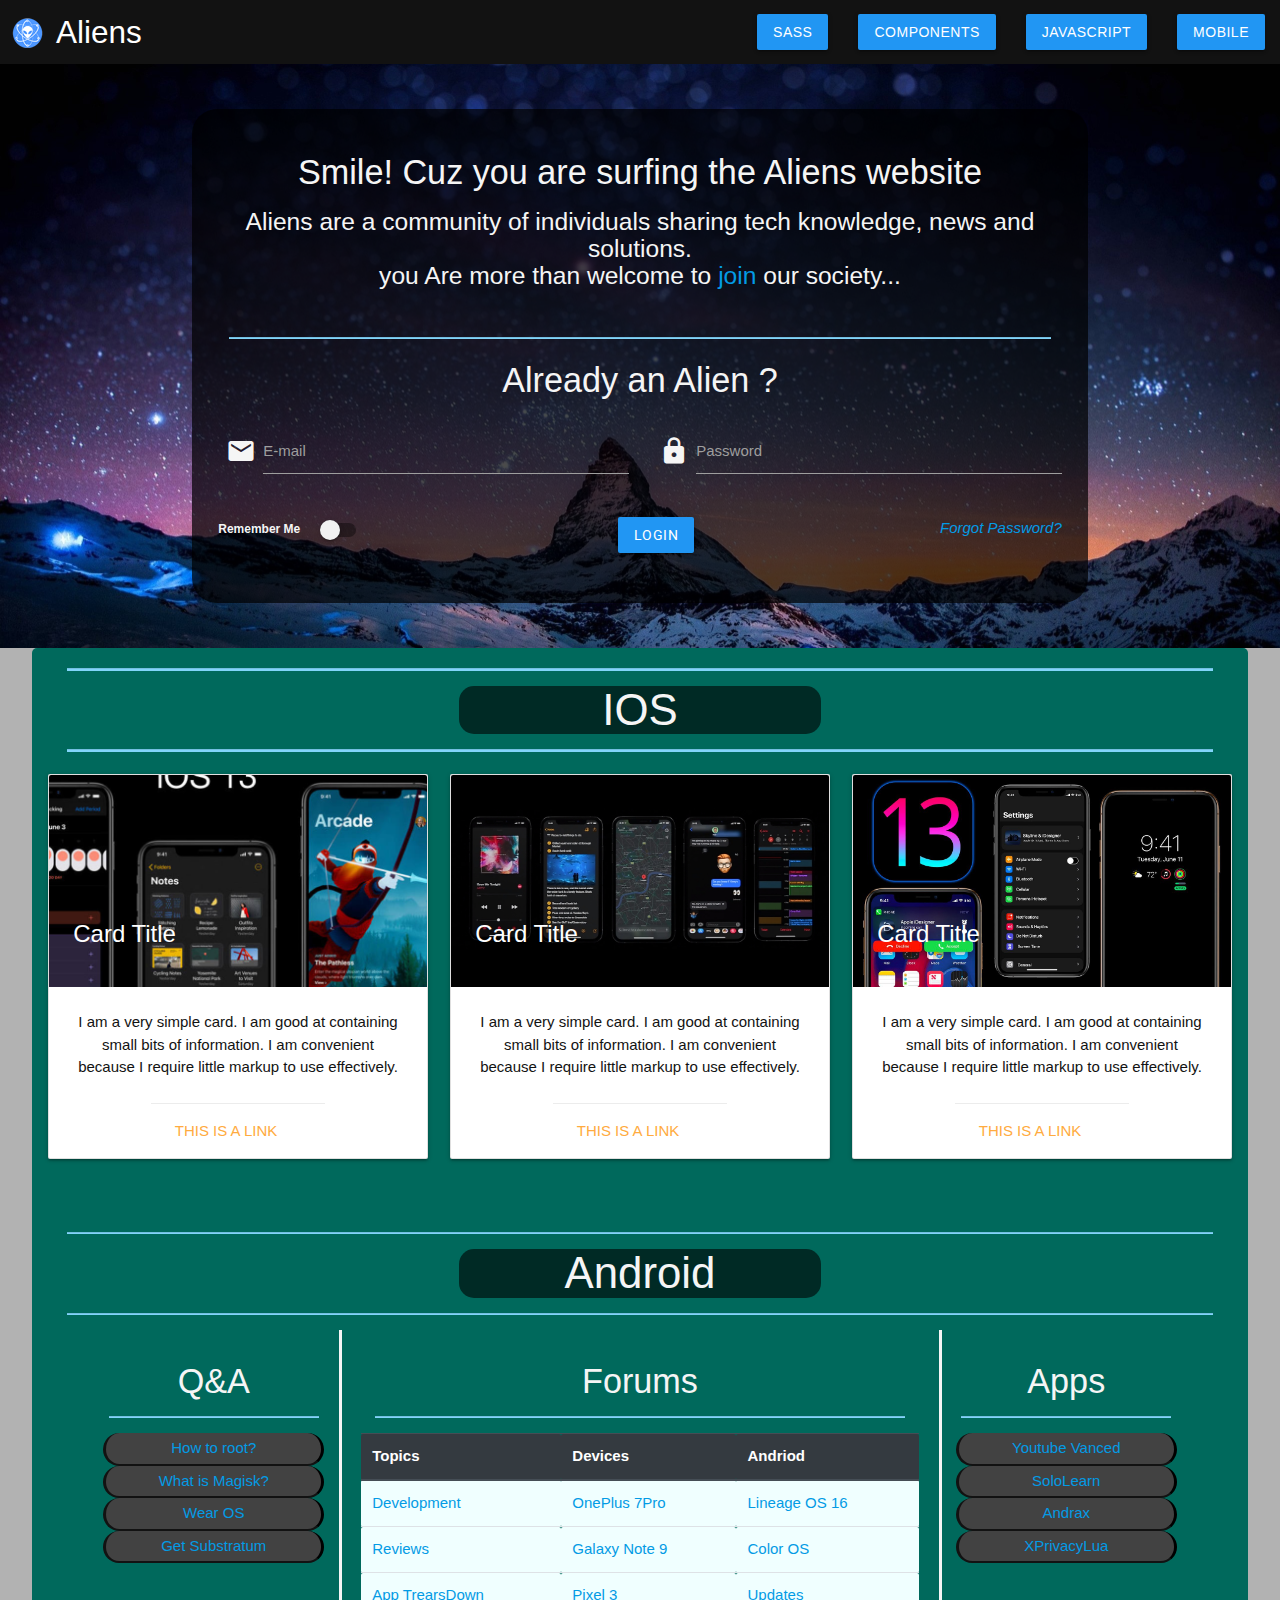
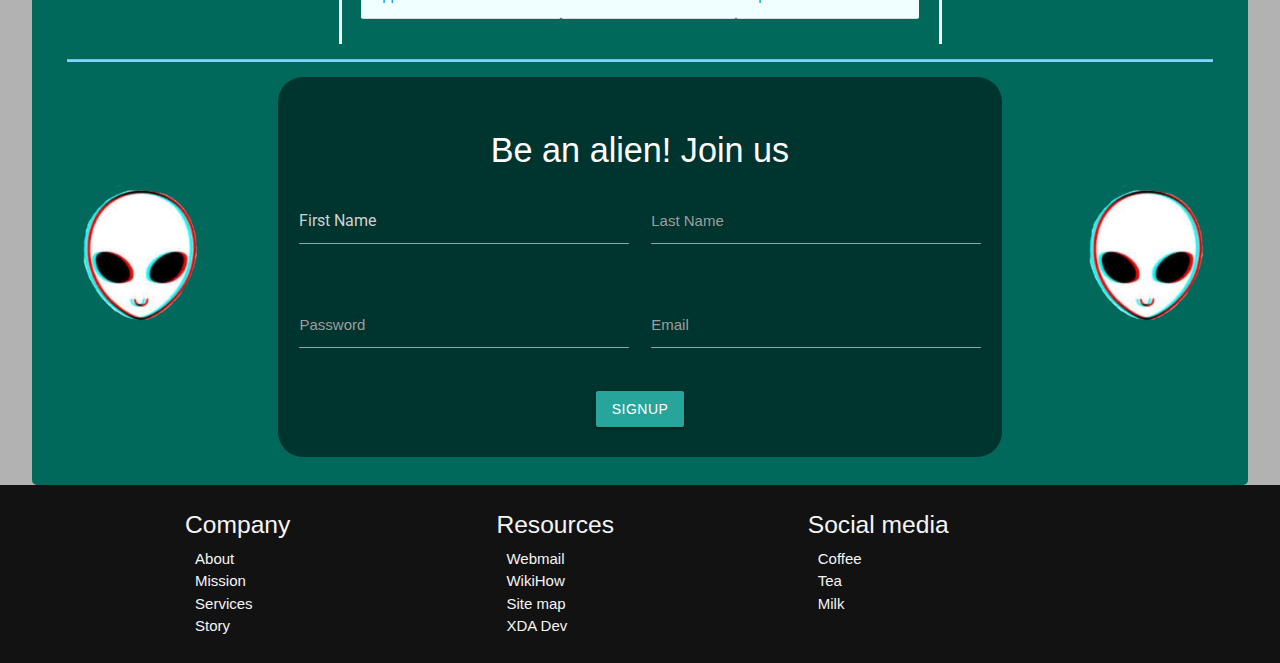
<file: index.html>
<!DOCTYPE html>
<html lang="en">
<head>
    <meta charset="UTF-8">
    <meta name="viewport" content="width=device-width, initial-scale=1.0">
    <meta http-equiv="X-UA-Compatible" content="ie=edge">
    <!-- Bootstrap CSS -->
    <link rel="stylesheet" href="https://stackpath.bootstrapcdn.com/bootstrap/4.3.1/css/bootstrap.min.css" integrity="sha384-ggOyR0iXCbMQv3Xipma34MD+dH/1fQ784/j6cY/iJTQUOhcWr7x9JvoRxT2MZw1T" crossorigin="anonymous">
        
    <!-- Compiled and minified CSS -->
    <link rel="stylesheet" href="https://cdnjs.cloudflare.com/ajax/libs/materialize/1.0.0/css/materialize.min.css">

    <!-- Compiled and minified JavaScript -->
    <script src="https://cdnjs.cloudflare.com/ajax/libs/materialize/1.0.0/js/materialize.min.js"></script>
    <!--Material Icons-->
    <link href="https://fonts.googleapis.com/icon?family=Material+Icons" rel="stylesheet">

    <link rel="stylesheet" type="text/css" href="style.css">

    <title>Aliens</title>
</head>
<body>

  <nav>
        <div class="nav-wrapper">
            
            <img src="logo.png" alt="Aliens logo" style="padding: 10px">
            <a href="#!" class="brand-logo">Aliens</a>
            <a href="#" data-target="mobile-demo" class="sidenav-trigger"><i class="material-icons">menu</i></a>
            <ul class="right hide-on-med-and-down">
            <li><a class="waves-effect waves-light btn blue" href="sass.html">Sass</a></li>
            <li><a class="waves-effect waves-light btn blue" href="badges.html">Components</a></li>
            <li><a class="waves-effect waves-light btn blue" href="collapsible.html">Javascript</a></li>
            <li><a class="waves-effect waves-light btn blue" href="mobile.html">Mobile</a></li>
          </ul>
        </div>
      </nav>
    
      <ul class="sidenav" id="mobile-demo">
        <li><a href="sass.html">Sass</a></li>
        <li><a href="badges.html">Components</a></li>
        <li><a href="collapsible.html">Javascript</a></li>
        <li><a href="mobile.html">Mobile</a></li>
      </ul>

      <div id="main"><br><br>
          <div class="container">
              <br>
                <div id="welcome">
                        <h4>Smile! Cuz you are surfing the Aliens website
                        </h4>
                        <h5>Aliens are a community of individuals sharing tech knowledge, news and solutions.
                            <br>
                            you Are more than welcome to <a href="join.html">join</a> our society...
                        </h5><br><hr>
                        <h4>Already an Alien ?</h4>
                        <div class="row">
                            <form class="col s12">
                                <div class="row">
                                <div class="input-field col s6">
                                    <i class="material-icons prefix">email</i>
                                    <input id="icon_prefix" type="email" class="validate">
                                    <label for="icon_prefix">E-mail</label>
                                </div>
                                <div class="input-field col s6">
                                    <i class="material-icons prefix">lock</i>
                                    <input id="pass" type="password" class="validate">
                                    <label for="pass">Password</label>
                                </div>
                                </div>
                                <!-- Switch -->
                                <div class="switch" style="float: left">
                                        <label>
                                          <b>Remember Me</b>
                                          <input type="checkbox">
                                          <span class="lever"></span>
                                        </label>
                                      </div>
                                
                                <input id="btn" class="btn btn-primary blue" type="submit" value="Login">
                                <span style="float: right"><i><a href="#">Forgot Password?</a></i></span>
                                
                                
                                    
                                
                            </form>
                        </div>
                    </div>
          </div>
          <br><br>
      </div>
        <div id="cont">
        <div id="content">
            <hr>
          <h3>IOS</h3>
          <hr>
          
          
  <div class="row">
                <div class="col s12 m7">
                  <div class="card">
                    <div class="card-image">
                      <img src="ios13.jpg">
                      <span class="card-title">Card Title</span>
                    </div>
                    <div class="card-content">
                      <p>I am a very simple card. I am good at containing small bits of information.
                      I am convenient because I require little markup to use effectively.</p>
                    </div>
                    <div class="card-action">
                      <a href="#">This is a link</a>
                    </div>
                  </div>
                </div>

                    <div class="col s12 m7">
                      <div class="card">
                        <div class="card-image">
                          <img src="ios14.jpg">
                          <span class="card-title">Card Title</span>
                        </div>
                        <div class="card-content">
                          <p>I am a very simple card. I am good at containing small bits of information.
                          I am convenient because I require little markup to use effectively.</p>
                        </div>
                        <div class="card-action">
                          <a href="#">This is a link</a>
                        </div>
                      </div>
                    </div>

                        <div class="col s12 m7">
                          <div class="card">
                            <div class="card-image">
                              <img src="ios12.jpg">
                              <span class="card-title">Card Title</span>
                            </div>
                            <div class="card-content">
                              <p>I am a very simple card. I am good at containing small bits of information.
                              I am convenient because I require little markup to use effectively.</p>
                            </div>
                            <div class="card-action">
                              <a href="#">This is a link</a>
                            </div>
                          </div>
                      </div>

      </div>
      <br>
      <hr>
      <div id="android">
          <h3>Android</h3><hr>
          <div id="posts" class="inline">
                <h4>Q&A</h4><hr>
                <ul>
                        <li><a href="#top-posts">How to root?</a></li>
                        <li><a href="#top-posts">What is Magisk?</a></li>
                        <li><a href="#top-posts">Wear OS</a></li>
                        <li><a href="#top-posts">Get Substratum</a></li>
                      </ul>
          </div>
          <div id="forums" class="inline">
              <h4>Forums</h4><hr>
            <table  class="table">
                    <thead class="thead-dark">
                      <tr>
                        <th scope="col">Topics</th>
                        <th scope="col">Devices</th>
                        <th scope="col">Andriod</th>
                      </tr>
                    </thead>
                    <tbody>
                      <tr>
                        <td><a href="#!">Development</a></td>
                        <td><a href="#!">OnePlus 7Pro</a></td>
                        <td><a href="#!">Lineage OS 16</a></td>
                      </tr>
                      <tr>
                        <td><a href="#!">Reviews</a></td>
                        <td><a href="#!">Galaxy Note 9</a></td>
                        <td><a href="#!">Color OS</a></td>
                      </tr>
                      <tr>
                        <td><a href="#!">App TrearsDown</a></td>
                        <td><a href="#!">Pixel 3</a></td>
                        <td><a href="#!">Updates</a></td>
                      </tr>
                    </tbody>
                  </table>
        </div>
          <div id="apps" class="inline">
                <h4>Apps</h4><hr>
                  <ul>
                    <li><a href="#">Youtube Vanced</a></li>
                    <li><a href="#">SoloLearn</a></li>
                    <li><a href="#">Andrax</a></li>
                    <li><a href="#">XPrivacyLua</a></li>
                  </ul>
          </div>
          <hr>

          

          
      </div>
      <div class="inline" id="signup">
                <br>
                <h4 style="color:white;">Be an alien! Join us</h4>
                          <img id="rightlogo" src="alien.png" alt="alien logo" width="120px;">
                          <img id="leftlogo" src="alien.png" alt="alien logo" width="120px;">

                <!--Used a Matirialize form just cuz i like the way it looks.. for sure i could do it myself but it woudn't look that nice :( -->
                <div class="row">
                  <form class="col s12">
                    <div class="row">
                      <div class="input-field col s6">
                        <input placeholder="First Name" id="first_name" type="text" class="validate">
                        
                      </div>
                      <div class="input-field col s6">
                        <input id="last_name" type="text" class="validate">
                        <label for="last_name">Last Name</label>
                      </div>
                    </div>
                    
                    <div class="row">
                      <div class="input-field col s6">
                        <input id="password" type="password" class="validate">
                        <label for="password">Password</label>
                      </div>
                      <div class="input-field col s6">
                        <input id="email" type="email" class="validate">
                        <label for="email">Email</label>
                      </div>
                    </div>
                    <!--Bootstrap Btn-->
                    <a class="waves-effect waves-light btn" href="#">Signup</a>
                  </form>
                </div>
      
              </div>
              <br><br>
              



              </div>
              
      <div id="footer">
          <div class="inline-footer">
                <h5>Company</h5>
                <ul>
                  <li>About</li>
                  <li>Mission</li>
                  <li>Services</li>
                  <li>Story</li>
                </ul>
          </div>
          <div class="inline-footer">
                <h5>Resources</h5>
    <ul>
      <li>Webmail</li>
      <li>WikiHow</li>
      <li>Site map</li>
      <li>XDA Dev</li>
    </ul>
            </div>
    <div class="inline-footer">
                        <h5>Social media</h5>
                        <ul id="io">
                                <li>Coffee</li>
                                <li>Tea</li>
                                <li>Milk</li>
                              </ul>
                    </div>
      </div>
            </div>
</body>
</html>
</file>
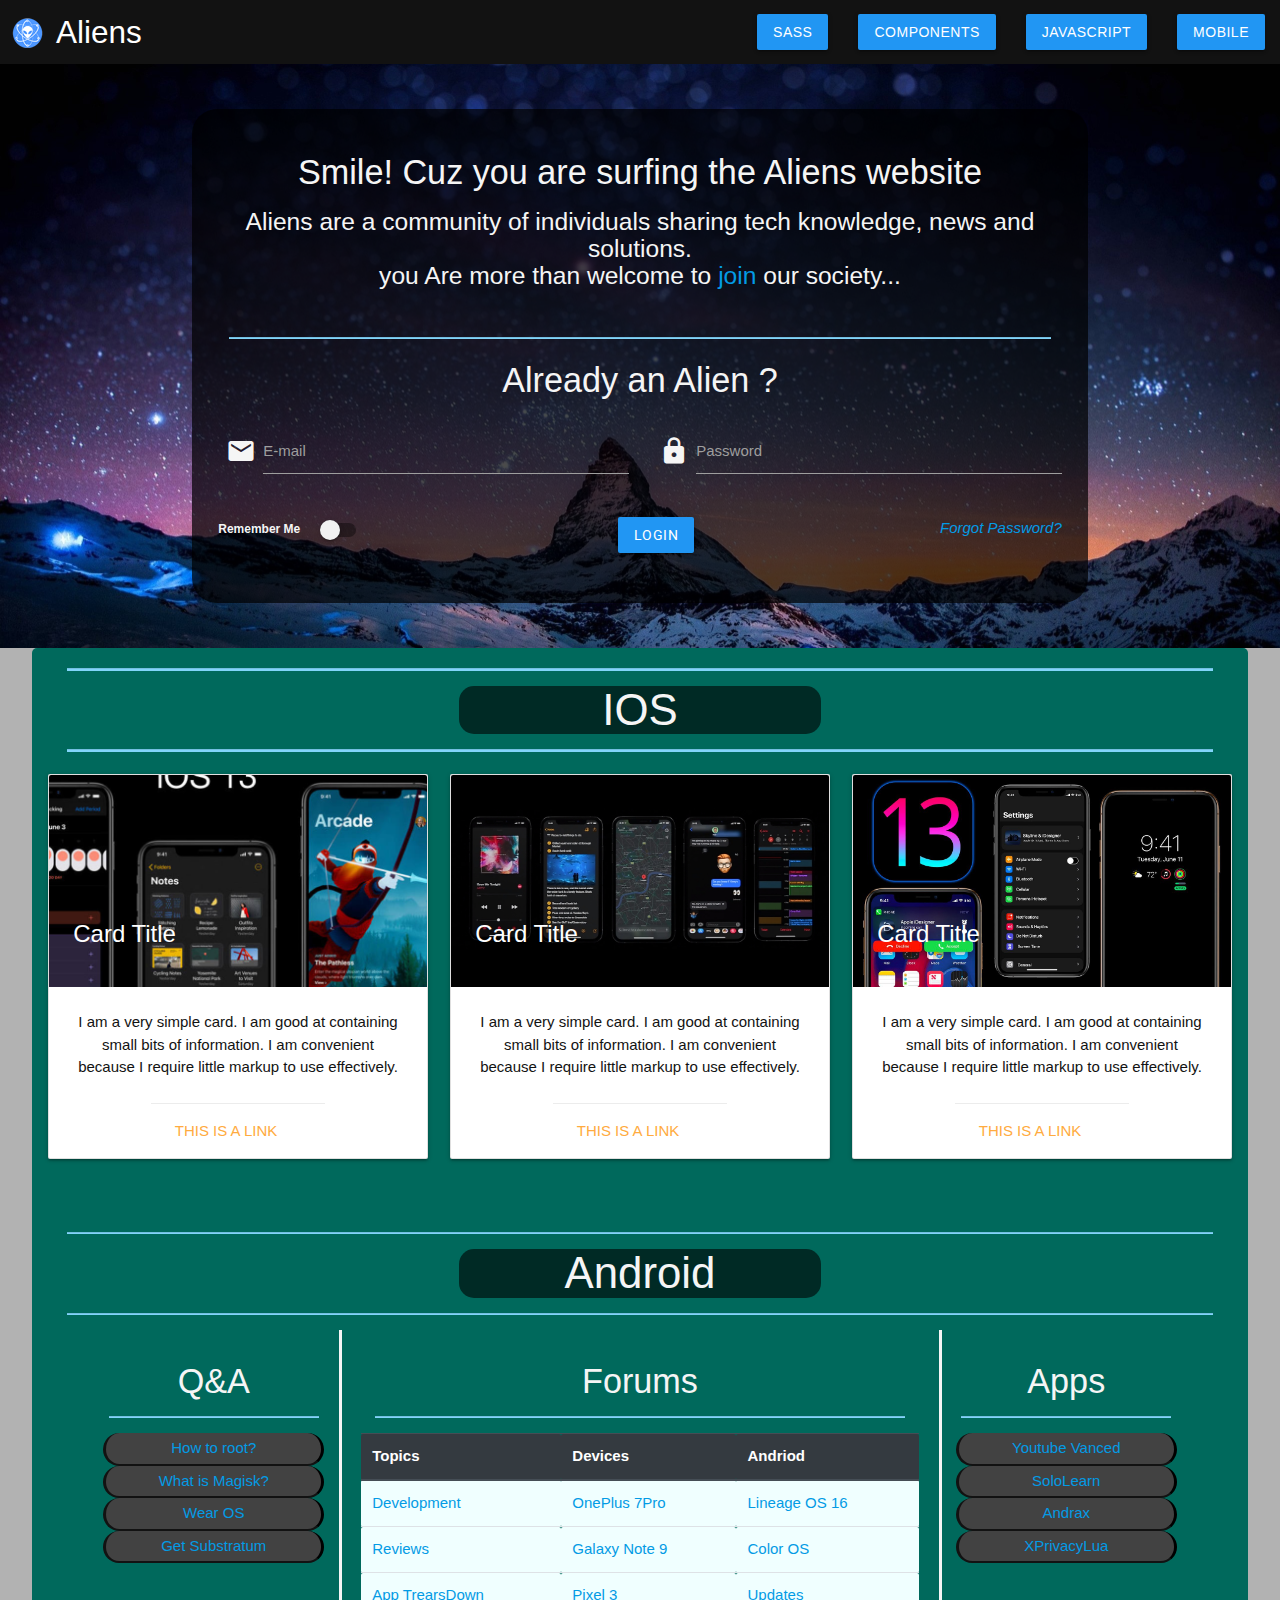
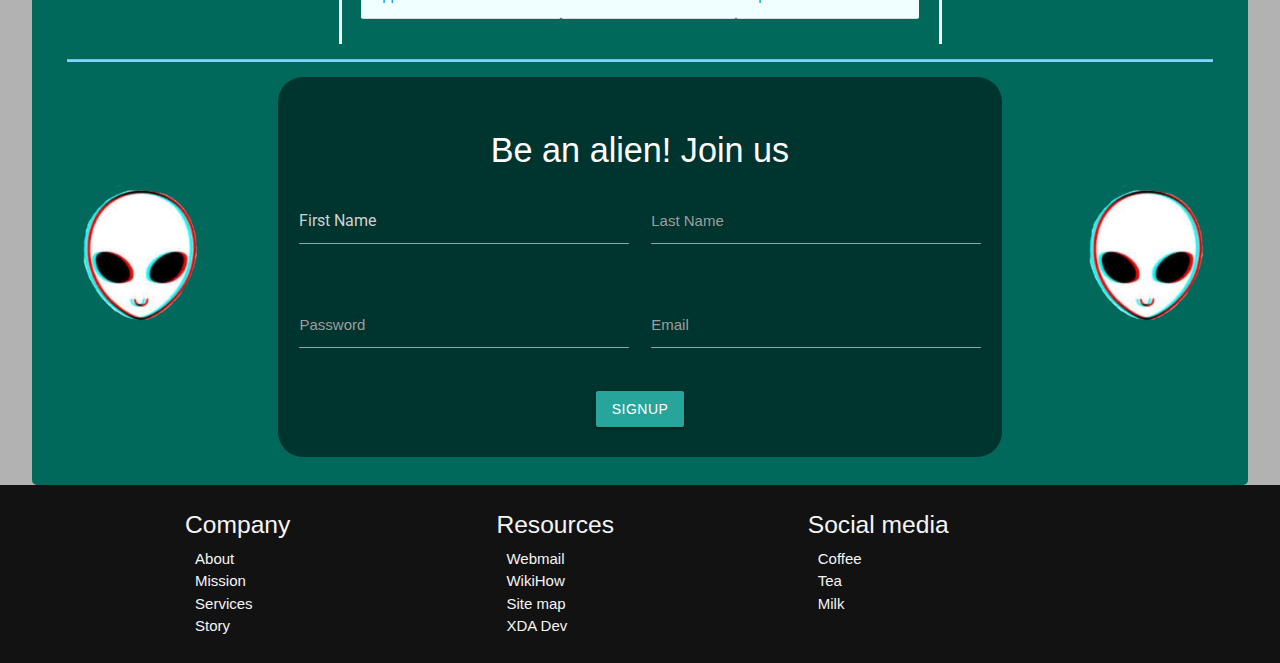
<file: test.html>
<!DOCTYPE html>
<html lang="en">
<head>
    <meta charset="UTF-8">
    <meta name="viewport" content="width=device-width, initial-scale=1.0">
    <meta http-equiv="X-UA-Compatible" content="ie=edge">
    <!-- Bootstrap CSS -->
    <link rel="stylesheet" href="https://stackpath.bootstrapcdn.com/bootstrap/4.3.1/css/bootstrap.min.css" integrity="sha384-ggOyR0iXCbMQv3Xipma34MD+dH/1fQ784/j6cY/iJTQUOhcWr7x9JvoRxT2MZw1T" crossorigin="anonymous">
        
    <!-- Compiled and minified CSS -->
    <link rel="stylesheet" href="https://cdnjs.cloudflare.com/ajax/libs/materialize/1.0.0/css/materialize.min.css">

    <!-- Compiled and minified JavaScript -->
    <script src="https://cdnjs.cloudflare.com/ajax/libs/materialize/1.0.0/js/materialize.min.js"></script>
    <!--Material Icons-->
    <link href="https://fonts.googleapis.com/icon?family=Material+Icons" rel="stylesheet">

    <link rel="stylesheet" type="text/css" href="style.css">

    <title>Aliens</title>
</head>
<body>

  <nav>
        <div class="nav-wrapper">
            
            <img src="logo.png" alt="Aliens logo" style="padding: 10px">
            <a href="#!" class="brand-logo">Aliens</a>
            <a href="#" data-target="mobile-demo" class="sidenav-trigger"><i class="material-icons">menu</i></a>
            <ul class="right hide-on-med-and-down">
            <li><a class="waves-effect waves-light btn blue" href="sass.html">Sass</a></li>
            <li><a class="waves-effect waves-light btn blue" href="badges.html">Components</a></li>
            <li><a class="waves-effect waves-light btn blue" href="collapsible.html">Javascript</a></li>
            <li><a class="waves-effect waves-light btn blue" href="mobile.html">Mobile</a></li>
          </ul>
        </div>
      </nav>
    
      <ul class="sidenav" id="mobile-demo">
        <li><a href="sass.html">Sass</a></li>
        <li><a href="badges.html">Components</a></li>
        <li><a href="collapsible.html">Javascript</a></li>
        <li><a href="mobile.html">Mobile</a></li>
      </ul>

      <div id="main"><br><br>
          <div class="container">
              <br>
                <div id="welcome">
                        <h4>Smile! Cuz you are surfing the Aliens website
                        </h4>
                        <h5>Aliens are a community of individuals sharing tech knowledge, news and solutions.
                            <br>
                            you Are more than welcome to <a href="join.html">join</a> our society...
                        </h5><br><hr>
                        <h4>Already an Alien ?</h4>
                        <div class="row">
                            <form class="col s12">
                                <div class="row">
                                <div class="input-field col s6">
                                    <i class="material-icons prefix">email</i>
                                    <input id="icon_prefix" type="email" class="validate">
                                    <label for="icon_prefix">E-mail</label>
                                </div>
                                <div class="input-field col s6">
                                    <i class="material-icons prefix">lock</i>
                                    <input id="pass" type="password" class="validate">
                                    <label for="pass">Password</label>
                                </div>
                                </div>
                                <!-- Switch -->
                                <div class="switch" style="float: left">
                                        <label>
                                          <b>Remember Me</b>
                                          <input type="checkbox">
                                          <span class="lever"></span>
                                        </label>
                                      </div>
                                
                                <input id="btn" class="btn btn-primary blue" type="submit" value="Login">
                                <span style="float: right"><i><a href="#">Forgot Password?</a></i></span>
                                
                                
                                    
                                
                            </form>
                        </div>
                    </div>
          </div>
          <br><br>
      </div>
        <div id="cont">
        <div id="content">
            <hr>
          <h3>IOS</h3>
          <hr>
          
          
  <div class="row">
                <div class="col s12 m7">
                  <div class="card">
                    <div class="card-image">
                      <img src="ios13.jpg">
                      <span class="card-title">Card Title</span>
                    </div>
                    <div class="card-content">
                      <p>I am a very simple card. I am good at containing small bits of information.
                      I am convenient because I require little markup to use effectively.</p>
                    </div>
                    <div class="card-action">
                      <a href="#">This is a link</a>
                    </div>
                  </div>
                </div>

                    <div class="col s12 m7">
                      <div class="card">
                        <div class="card-image">
                          <img src="ios14.jpg">
                          <span class="card-title">Card Title</span>
                        </div>
                        <div class="card-content">
                          <p>I am a very simple card. I am good at containing small bits of information.
                          I am convenient because I require little markup to use effectively.</p>
                        </div>
                        <div class="card-action">
                          <a href="#">This is a link</a>
                        </div>
                      </div>
                    </div>

                        <div class="col s12 m7">
                          <div class="card">
                            <div class="card-image">
                              <img src="ios12.jpg">
                              <span class="card-title">Card Title</span>
                            </div>
                            <div class="card-content">
                              <p>I am a very simple card. I am good at containing small bits of information.
                              I am convenient because I require little markup to use effectively.</p>
                            </div>
                            <div class="card-action">
                              <a href="#">This is a link</a>
                            </div>
                          </div>
                      </div>

      </div>
      <br>
      <hr>
      <div id="android">
          <h3>Android</h3><hr>
          <div id="posts" class="inline">
                <h4>Q&A</h4><hr>
                <ul>
                        <li><a href="#top-posts">How to root?</a></li>
                        <li><a href="#top-posts">What is Magisk?</a></li>
                        <li><a href="#top-posts">Wear OS</a></li>
                        <li><a href="#top-posts">Get Substratum</a></li>
                      </ul>
          </div>
          <div id="forums" class="inline">
              <h4>Forums</h4><hr>
            <table  class="table">
                    <thead class="thead-dark">
                      <tr>
                        <th scope="col">Topics</th>
                        <th scope="col">Devices</th>
                        <th scope="col">Andriod</th>
                      </tr>
                    </thead>
                    <tbody>
                      <tr>
                        <td><a href="#!">Development</a></td>
                        <td><a href="#!">OnePlus 7Pro</a></td>
                        <td><a href="#!">Lineage OS 16</a></td>
                      </tr>
                      <tr>
                        <td><a href="#!">Reviews</a></td>
                        <td><a href="#!">Galaxy Note 9</a></td>
                        <td><a href="#!">Color OS</a></td>
                      </tr>
                      <tr>
                        <td><a href="#!">App TrearsDown</a></td>
                        <td><a href="#!">Pixel 3</a></td>
                        <td><a href="#!">Updates</a></td>
                      </tr>
                    </tbody>
                  </table>
        </div>
          <div id="apps" class="inline">
                <h4>Apps</h4><hr>
                  <ul>
                    <li><a href="#">Youtube Vanced</a></li>
                    <li><a href="#">SoloLearn</a></li>
                    <li><a href="#">Andrax</a></li>
                    <li><a href="#">XPrivacyLua</a></li>
                  </ul>
          </div>
          <hr>

          

          
      </div>
      <div class="inline" id="signup">
                <br>
                <h4 style="color:white;">Be an alien! Join us</h4>
                          <img id="rightlogo" src="alien.png" alt="alien logo" width="120px;">
                          <img id="leftlogo" src="alien.png" alt="alien logo" width="120px;">

                <!--Used a Matirialize form just cuz i like the way it looks.. for sure i could do it myself but it woudn't look that nice :( -->
                <div class="row">
                  <form class="col s12">
                    <div class="row">
                      <div class="input-field col s6">
                        <input placeholder="First Name" id="first_name" type="text" class="validate">
                        
                      </div>
                      <div class="input-field col s6">
                        <input id="last_name" type="text" class="validate">
                        <label for="last_name">Last Name</label>
                      </div>
                    </div>
                    
                    <div class="row">
                      <div class="input-field col s6">
                        <input id="password" type="password" class="validate">
                        <label for="password">Password</label>
                      </div>
                      <div class="input-field col s6">
                        <input id="email" type="email" class="validate">
                        <label for="email">Email</label>
                      </div>
                    </div>
                    <!--Bootstrap Btn-->
                    <a class="waves-effect waves-light btn" href="#">Signup</a>
                  </form>
                </div>
      
              </div>
              <br><br>
              



              </div>
              
      <div id="footer">
          <div class="inline-footer">
                <h5>Company</h5>
                <ul>
                  <li>About</li>
                  <li>Mission</li>
                  <li>Services</li>
                  <li>Story</li>
                </ul>
          </div>
          <div class="inline-footer">
                <h5>Resources</h5>
    <ul>
      <li>Webmail</li>
      <li>WikiHow</li>
      <li>Site map</li>
      <li>XDA Dev</li>
    </ul>
            </div>
    <div class="inline-footer">
                        <h5>Social media</h5>
                        <ul id="io">
                                <li>Coffee</li>
                                <li>Tea</li>
                                <li>Milk</li>
                              </ul>
                    </div>
      </div>
            </div>
</body>
</html>
</file>
<file: style.css>
@import url('https://fonts.googleapis.com/css?family=Roboto&display=swap');
*{
    margin:0 auto;
    font-family: Arial, Helvetica, Sans-serif;
    color: whitesmoke;
}

p{
    color: #121212;
}
hr{
   width: 95%;
   background-color:#81d4fa;
    height: 1.5px;
}


.nav-wrapper{
    background-color: #121212;
    
}

#main{
    background-image: url("bglogin.jpg");
    background-size: cover;
    min-width: 100%;
    min-height: 100%;
    
}

.container {
    text-align: center;
    background-color: rgba(0,0,0,0.7);
    border-radius: 25px 25px 25px 25px;
    padding-bottom: 30px;
    
}
#welcome{
    color: aliceblue;
}

#cont{
    text-align: center;
    background-color: rgba(0,0,0,0.3);
}
#content {
    background-color:#00695c;
    padding: 5px;
    border-radius: 5px 5px 5px 5px;
    width: 95%;
    text-align: center;
}


.inline {
    display: inline-block;
    padding: 10px;
    vertical-align: top;
}

.inline ul li {
    border-left:3px solid #121212;
    border-right: 3px solid black;
    border-bottom:2px solid #121212;
    background-color:#424242;
    padding: 4px;
    border-radius: 25px 25px 25px 25px;
    

}
td {
    background-color: azure;
}

#forums {
    width:50%;
    padding-left: 1.3em;
      padding-right: 1.3em;
      border-left:solid;
      border-right: solid;


  }
#apps {
    width:20%;
}
#posts {
    width: 20%;
}
#signup {
    width: 60%;
    background-color: rgba(0,0,0,0.5);
    border-radius: 25px 25px 25px 25px;
}
#rightlogo{
    position: absolute;
    right: 6%;
}
#leftlogo{
    position: absolute;
    left: 6%;
}

h3{
    background-color: rgba(0,0,0,0.6);
    border-radius: 15px 15px 15px 15px;
    width: 30%;
    margin: auto;
}
#footer {
    height: 100%;
    background-color: #121212;
    margin: auto;
    
}
.inline-footer {
    display: inline-block;
    width: 24%;
    margin: auto;
    padding: 10px;
    vertical-align: top;
    text-align: left;
}
li {
    padding-left: 10px;
}



@media screen and (max-width: 50em) {

    
    #forums , #apps , #posts , #signup , #content {
            width: 100%;
            border: 0px;
            padding: 5px;
    }
    

 
    #leftlogo  {
        position: static;
    }
    #rightlogo {
        display: none;
        }
    h3{
        width: 90%;
    }
}
@media screen and (max-width: 30em) {
    .inline-footer{
        width: 45%;
        margin: auto;
        text-align: left;
    }
}
</file>
